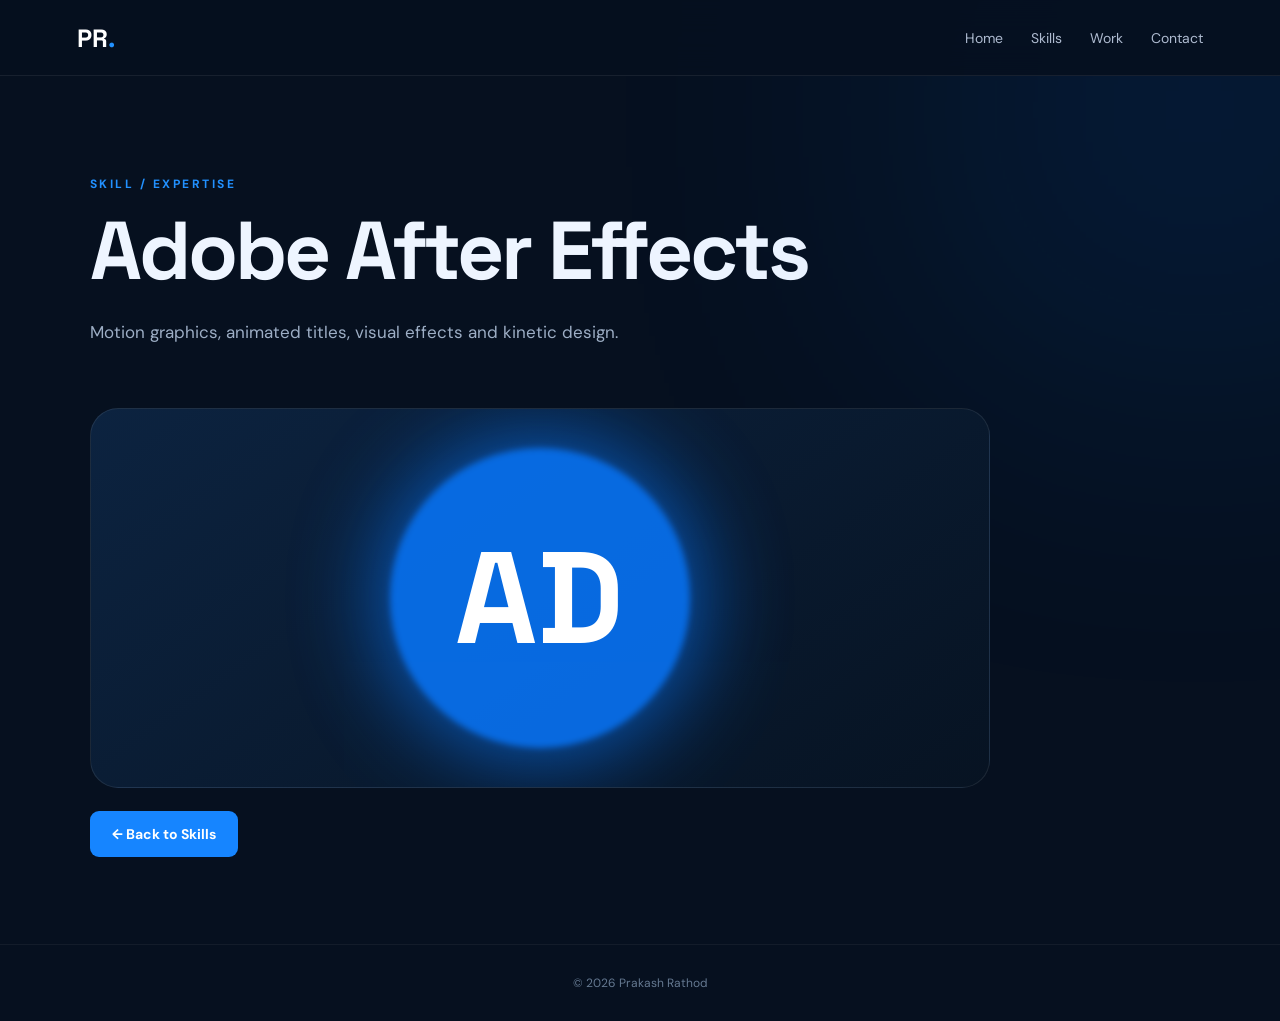
<file: skill-after-effects.html>
<!DOCTYPE html><html lang="en"><head><meta charset="UTF-8"><meta name="viewport" content="width=device-width,initial-scale=1.0"><title>Adobe After Effects | Prakash Rathod</title><link rel="stylesheet" href="style.css"></head><body><header class="nav"><a class="logo" href="index.html">PR<span>.</span></a><nav><a href="index.html">Home</a><a href="skills.html">Skills</a><a href="index.html#work">Work</a><a href="index.html#contact">Contact</a></nav></header><main class="page"><p class="eyebrow">SKILL / EXPERTISE</p><h1>Adobe After Effects</h1><p class="lead">Motion graphics, animated titles, visual effects and kinetic design.</p><div class="hero-card" style="max-width:900px;height:380px"><div class="orb"></div><div class="hero-mark">AD</div></div><div style="margin-top:35px"><a class="btn primary" href="skills.html">← Back to Skills</a></div></main><footer>© 2026 Prakash Rathod</footer></body></html>
</file>
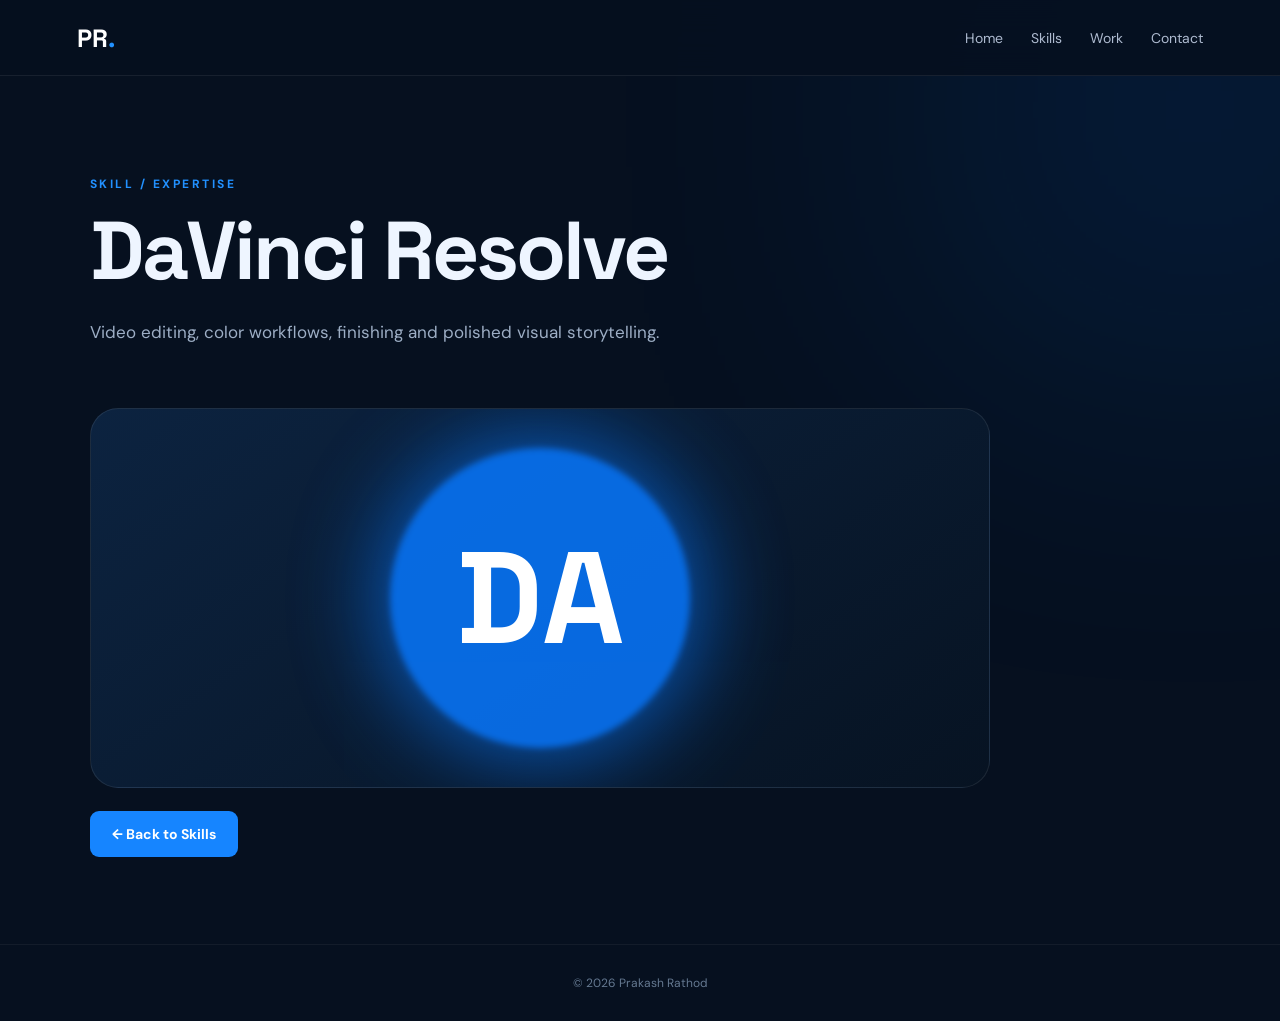
<file: skill-davinci.html>
<!DOCTYPE html><html lang="en"><head><meta charset="UTF-8"><meta name="viewport" content="width=device-width,initial-scale=1.0"><title>DaVinci Resolve | Prakash Rathod</title><link rel="stylesheet" href="style.css"></head><body><header class="nav"><a class="logo" href="index.html">PR<span>.</span></a><nav><a href="index.html">Home</a><a href="skills.html">Skills</a><a href="index.html#work">Work</a><a href="index.html#contact">Contact</a></nav></header><main class="page"><p class="eyebrow">SKILL / EXPERTISE</p><h1>DaVinci Resolve</h1><p class="lead">Video editing, color workflows, finishing and polished visual storytelling.</p><div class="hero-card" style="max-width:900px;height:380px"><div class="orb"></div><div class="hero-mark">DA</div></div><div style="margin-top:35px"><a class="btn primary" href="skills.html">← Back to Skills</a></div></main><footer>© 2026 Prakash Rathod</footer></body></html>
</file>
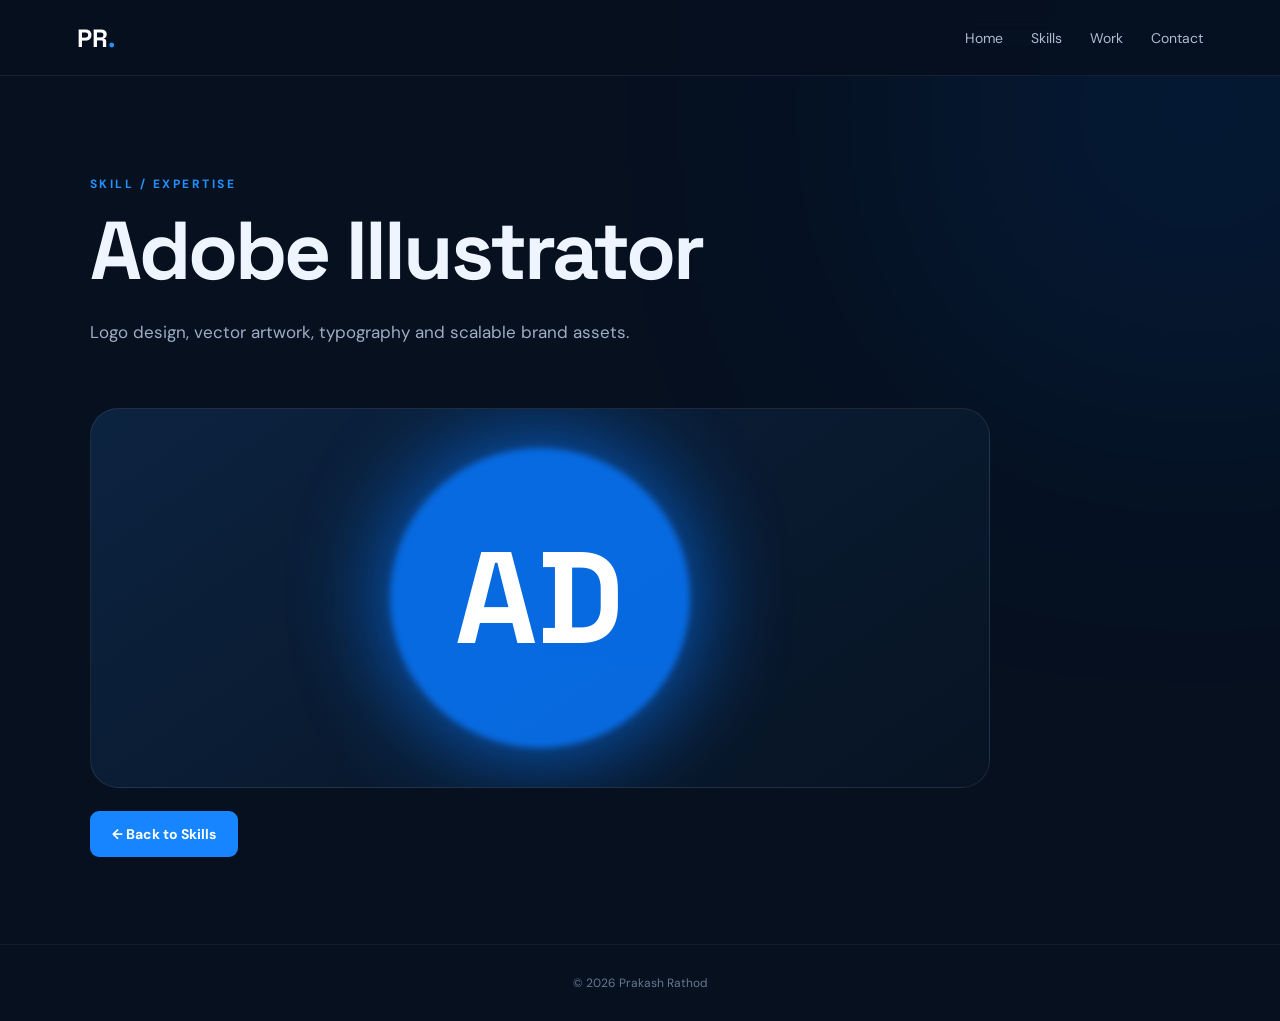
<file: skill-illustrator.html>
<!DOCTYPE html><html lang="en"><head><meta charset="UTF-8"><meta name="viewport" content="width=device-width,initial-scale=1.0"><title>Adobe Illustrator | Prakash Rathod</title><link rel="stylesheet" href="style.css"></head><body><header class="nav"><a class="logo" href="index.html">PR<span>.</span></a><nav><a href="index.html">Home</a><a href="skills.html">Skills</a><a href="index.html#work">Work</a><a href="index.html#contact">Contact</a></nav></header><main class="page"><p class="eyebrow">SKILL / EXPERTISE</p><h1>Adobe Illustrator</h1><p class="lead">Logo design, vector artwork, typography and scalable brand assets.</p><div class="hero-card" style="max-width:900px;height:380px"><div class="orb"></div><div class="hero-mark">AD</div></div><div style="margin-top:35px"><a class="btn primary" href="skills.html">← Back to Skills</a></div></main><footer>© 2026 Prakash Rathod</footer></body></html>
</file>
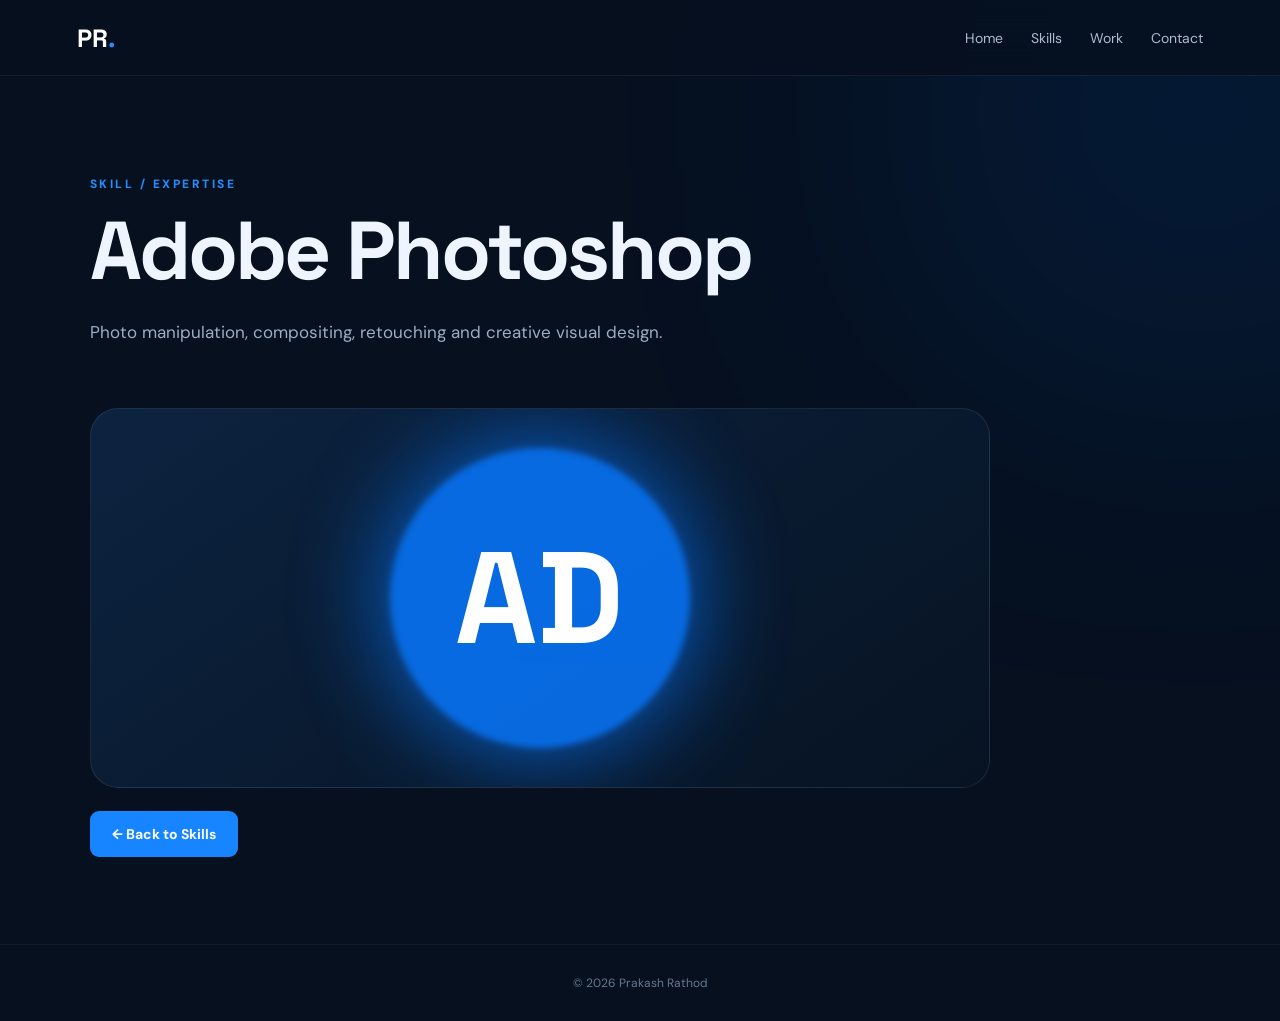
<file: skill-photoshop.html>
<!DOCTYPE html><html lang="en"><head><meta charset="UTF-8"><meta name="viewport" content="width=device-width,initial-scale=1.0"><title>Adobe Photoshop | Prakash Rathod</title><link rel="stylesheet" href="style.css"></head><body><header class="nav"><a class="logo" href="index.html">PR<span>.</span></a><nav><a href="index.html">Home</a><a href="skills.html">Skills</a><a href="index.html#work">Work</a><a href="index.html#contact">Contact</a></nav></header><main class="page"><p class="eyebrow">SKILL / EXPERTISE</p><h1>Adobe Photoshop</h1><p class="lead">Photo manipulation, compositing, retouching and creative visual design.</p><div class="hero-card" style="max-width:900px;height:380px"><div class="orb"></div><div class="hero-mark">AD</div></div><div style="margin-top:35px"><a class="btn primary" href="skills.html">← Back to Skills</a></div></main><footer>© 2026 Prakash Rathod</footer></body></html>
</file>
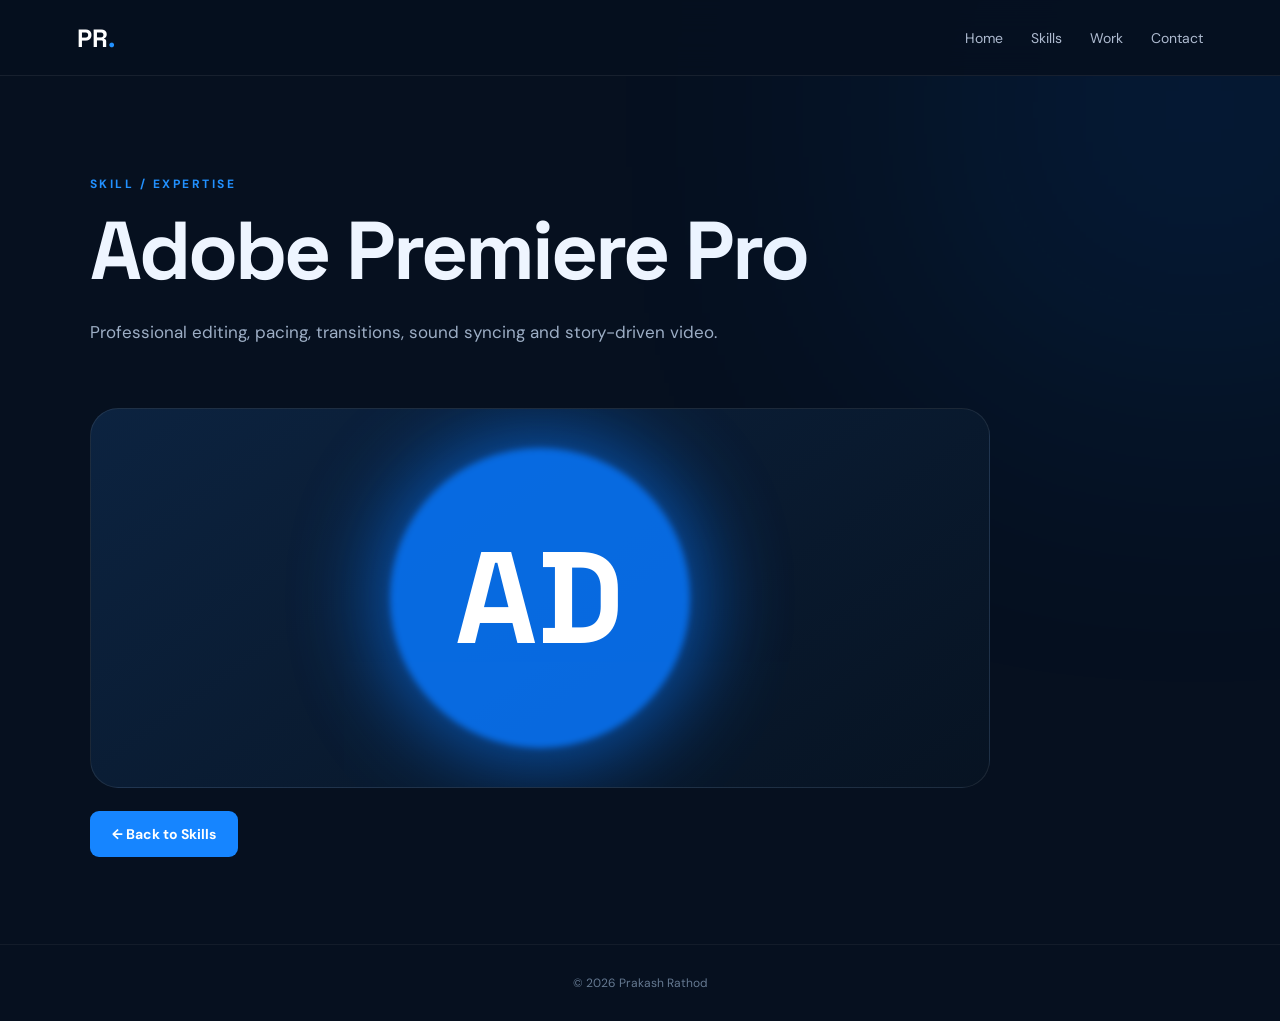
<file: skill-premiere.html>
<!DOCTYPE html><html lang="en"><head><meta charset="UTF-8"><meta name="viewport" content="width=device-width,initial-scale=1.0"><title>Adobe Premiere Pro | Prakash Rathod</title><link rel="stylesheet" href="style.css"></head><body><header class="nav"><a class="logo" href="index.html">PR<span>.</span></a><nav><a href="index.html">Home</a><a href="skills.html">Skills</a><a href="index.html#work">Work</a><a href="index.html#contact">Contact</a></nav></header><main class="page"><p class="eyebrow">SKILL / EXPERTISE</p><h1>Adobe Premiere Pro</h1><p class="lead">Professional editing, pacing, transitions, sound syncing and story-driven video.</p><div class="hero-card" style="max-width:900px;height:380px"><div class="orb"></div><div class="hero-mark">AD</div></div><div style="margin-top:35px"><a class="btn primary" href="skills.html">← Back to Skills</a></div></main><footer>© 2026 Prakash Rathod</footer></body></html>
</file>
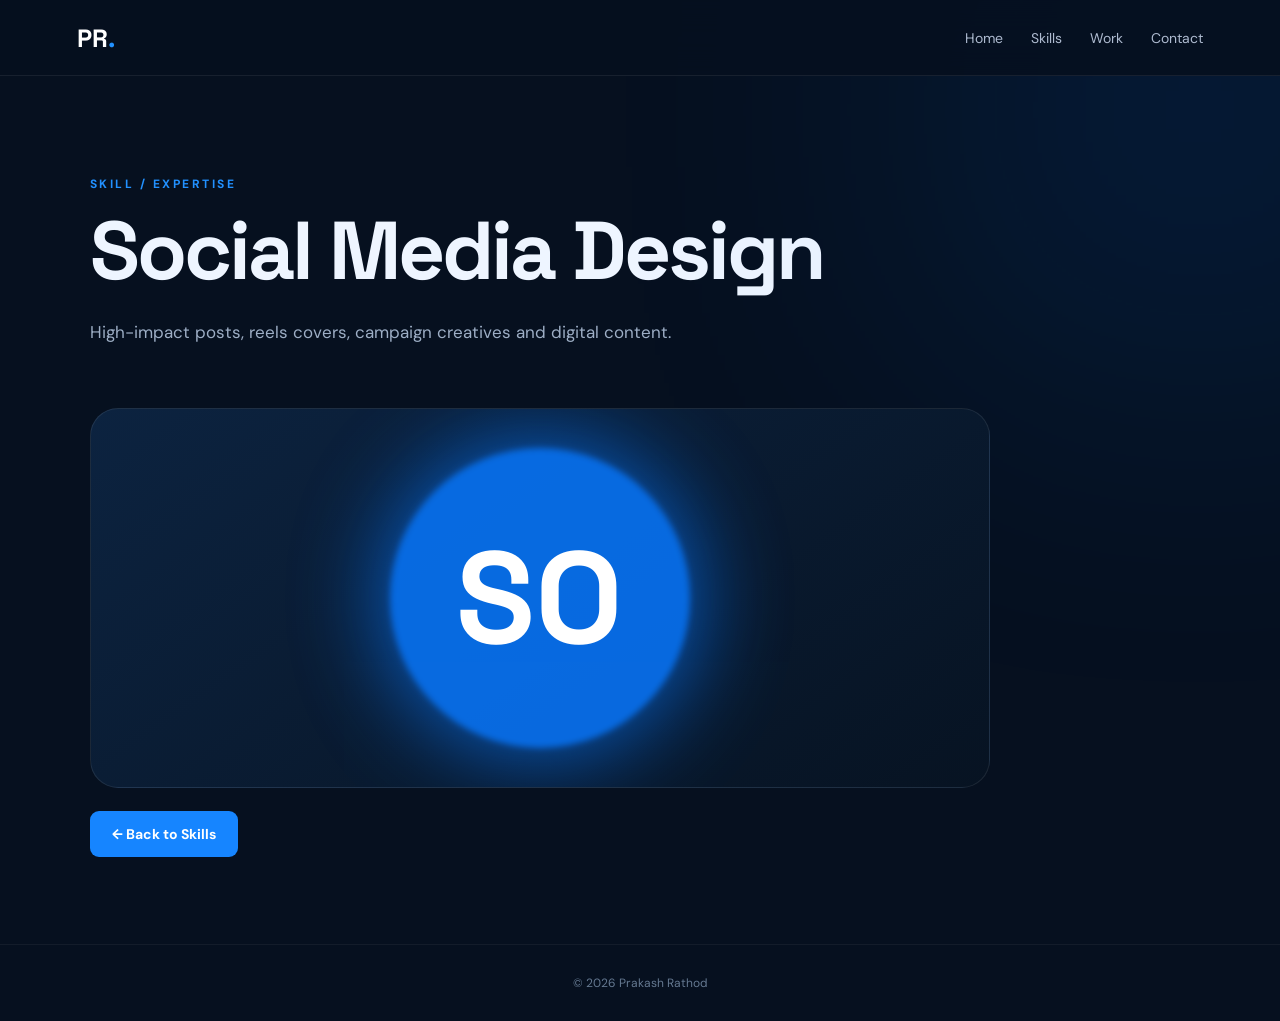
<file: skill-social.html>
<!DOCTYPE html><html lang="en"><head><meta charset="UTF-8"><meta name="viewport" content="width=device-width,initial-scale=1.0"><title>Social Media Design | Prakash Rathod</title><link rel="stylesheet" href="style.css"></head><body><header class="nav"><a class="logo" href="index.html">PR<span>.</span></a><nav><a href="index.html">Home</a><a href="skills.html">Skills</a><a href="index.html#work">Work</a><a href="index.html#contact">Contact</a></nav></header><main class="page"><p class="eyebrow">SKILL / EXPERTISE</p><h1>Social Media Design</h1><p class="lead">High-impact posts, reels covers, campaign creatives and digital content.</p><div class="hero-card" style="max-width:900px;height:380px"><div class="orb"></div><div class="hero-mark">SO</div></div><div style="margin-top:35px"><a class="btn primary" href="skills.html">← Back to Skills</a></div></main><footer>© 2026 Prakash Rathod</footer></body></html>
</file>
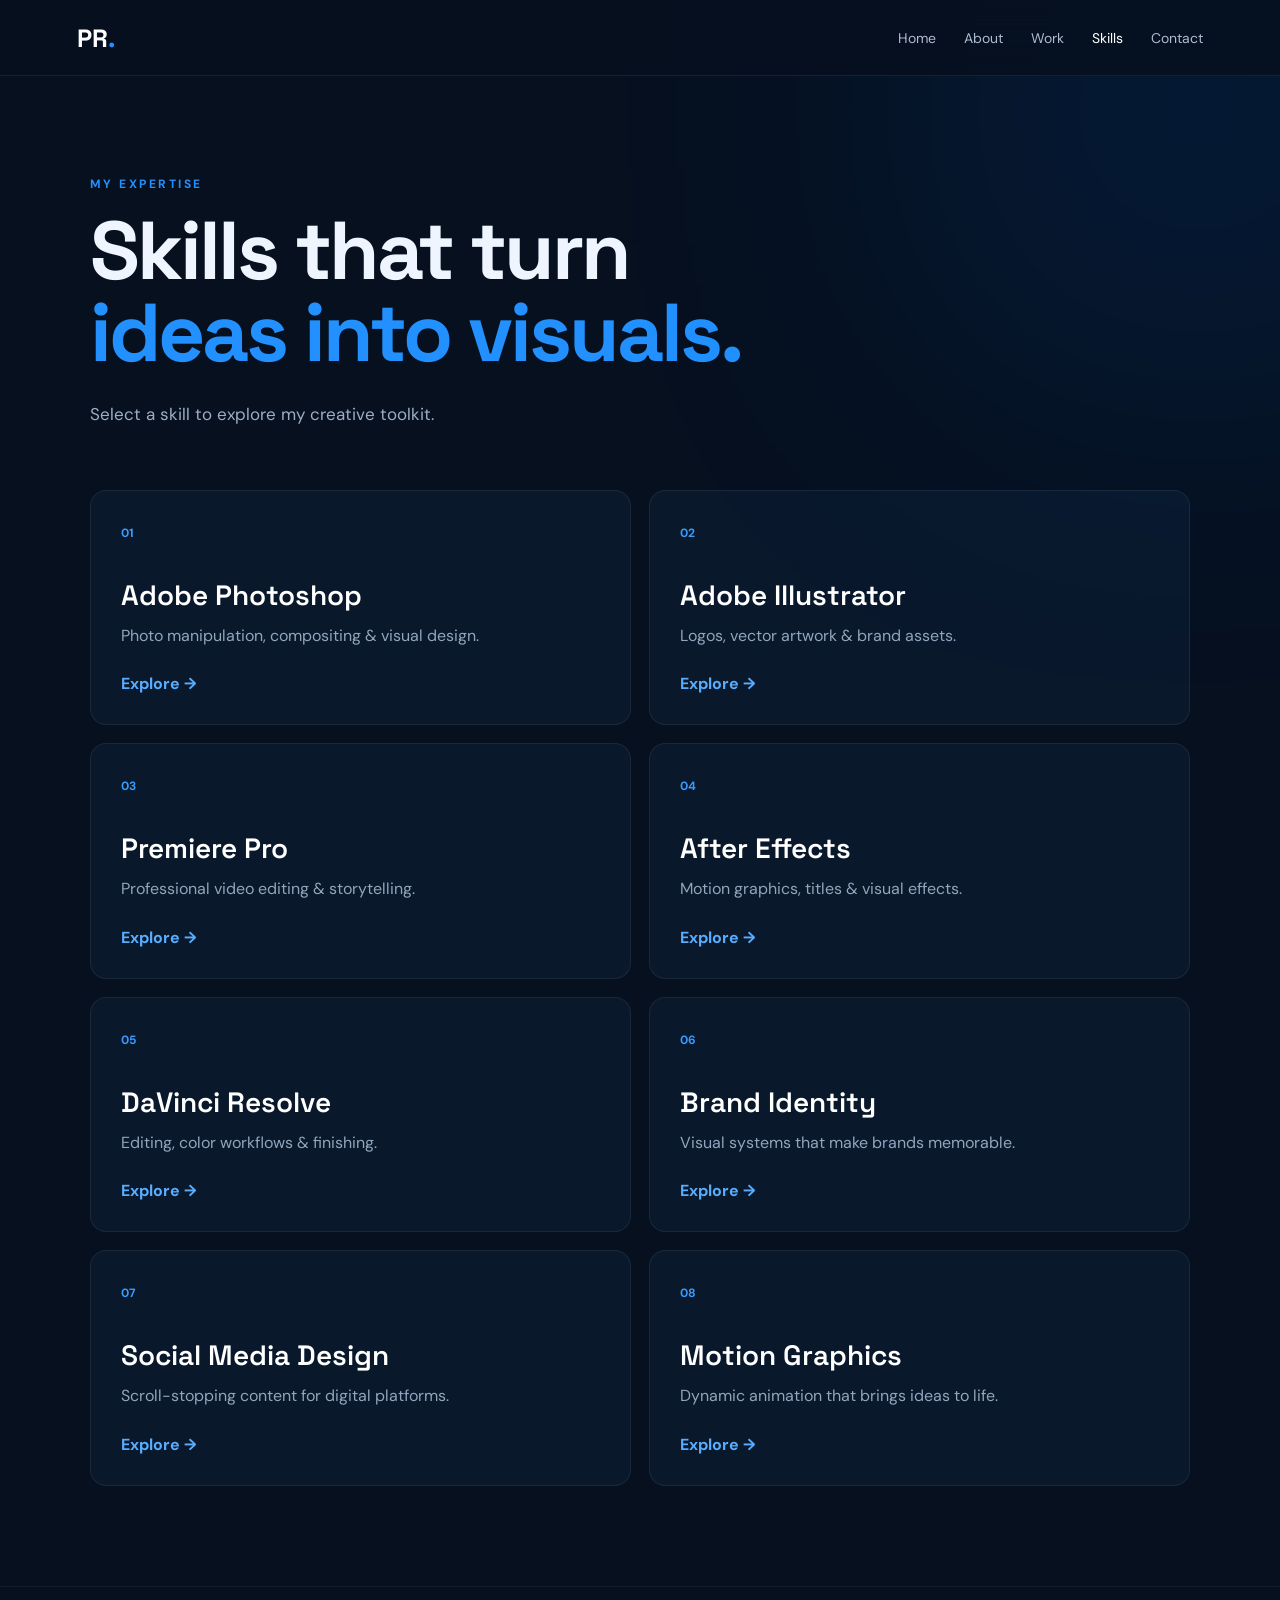
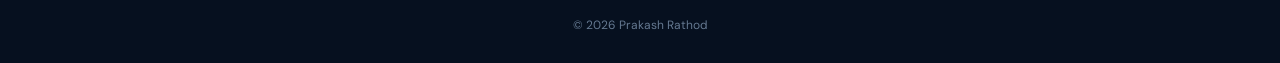
<file: skills.html>
<!DOCTYPE html>
<html lang="en"><head><meta charset="UTF-8"><meta name="viewport" content="width=device-width,initial-scale=1.0"><title>Skills | Prakash Rathod</title><link rel="stylesheet" href="style.css"></head>
<body><header class="nav"><a class="logo" href="index.html">PR<span>.</span></a><nav><a href="index.html">Home</a><a href="index.html#about">About</a><a href="index.html#work">Work</a><a class="active" href="skills.html">Skills</a><a href="index.html#contact">Contact</a></nav></header>
<main class="page"><p class="eyebrow">MY EXPERTISE</p><h1>Skills that turn<br><span>ideas into visuals.</span></h1><p class="lead">Select a skill to explore my creative toolkit.</p>
<div class="skill-grid">
<a href="skill-photoshop.html"><b>01</b><h2>Adobe Photoshop</h2><p>Photo manipulation, compositing & visual design.</p><span>Explore →</span></a>
<a href="skill-illustrator.html"><b>02</b><h2>Adobe Illustrator</h2><p>Logos, vector artwork & brand assets.</p><span>Explore →</span></a>
<a href="skill-premiere.html"><b>03</b><h2>Premiere Pro</h2><p>Professional video editing & storytelling.</p><span>Explore →</span></a>
<a href="skill-after-effects.html"><b>04</b><h2>After Effects</h2><p>Motion graphics, titles & visual effects.</p><span>Explore →</span></a>
<a href="skill-davinci.html"><b>05</b><h2>DaVinci Resolve</h2><p>Editing, color workflows & finishing.</p><span>Explore →</span></a>
<a href="skill-branding.html"><b>06</b><h2>Brand Identity</h2><p>Visual systems that make brands memorable.</p><span>Explore →</span></a>
<a href="skill-social.html"><b>07</b><h2>Social Media Design</h2><p>Scroll-stopping content for digital platforms.</p><span>Explore →</span></a>
<a href="skill-motion.html"><b>08</b><h2>Motion Graphics</h2><p>Dynamic animation that brings ideas to life.</p><span>Explore →</span></a>
</div></main><footer>© 2026 Prakash Rathod</footer></body></html>
</file>
<file: style.css>
@import url('https://fonts.googleapis.com/css2?family=DM+Sans:wght@400;500;600;700&family=Space+Grotesk:wght@500;600;700&display=swap');
*{box-sizing:border-box;margin:0;padding:0}html{scroll-behavior:smooth}body{background:#06101f;color:#eef5ff;font-family:"DM Sans",sans-serif;overflow-x:hidden}body:before{content:"";position:fixed;width:520px;height:520px;background:#0878ff;filter:blur(150px);opacity:.12;right:-180px;top:-150px;pointer-events:none}.nav{height:76px;display:flex;align-items:center;justify-content:space-between;padding:0 6%;border-bottom:1px solid #ffffff12;position:sticky;top:0;background:#06101fe8;backdrop-filter:blur(16px);z-index:5}.logo{font:700 25px "Space Grotesk";color:#fff;text-decoration:none}.logo span,.eyebrow, h1 span,h2 span{color:#2291ff}.nav nav{display:flex;gap:28px}.nav nav a{color:#aebbd0;text-decoration:none;font-size:14px}.nav nav a:hover,.nav nav a.active{color:#fff}.hero{min-height:calc(100vh - 76px);padding:9% 7%;display:grid;grid-template-columns:1.15fr .85fr;align-items:center;gap:7%}.eyebrow{font-size:12px;font-weight:700;letter-spacing:2.5px;margin-bottom:18px}.hero h1{font:700 clamp(48px,7vw,88px)/.95 "Space Grotesk";letter-spacing:-4px}.lead{color:#9daec5;max-width:650px;font-size:17px;line-height:1.8;margin:25px 0}.actions{display:flex;gap:12px}.btn{padding:14px 22px;border-radius:9px;text-decoration:none;font-weight:700;font-size:14px}.primary{background:#1685ff;color:white}.ghost{border:1px solid #ffffff20;color:white}.hero-card{height:450px;border:1px solid #ffffff16;border-radius:28px;background:linear-gradient(145deg,#0c2340,#071322);display:flex;align-items:center;justify-content:center;position:relative;overflow:hidden}.orb{position:absolute;width:300px;height:300px;border-radius:50%;background:#0878ff;filter:blur(3px);opacity:.85;box-shadow:0 0 100px #0878ff}.hero-mark{font:700 130px "Space Grotesk";z-index:1;color:#fff}.hero-card p{position:absolute;bottom:25px;left:28px;letter-spacing:3px;font-size:11px;line-height:1.6;color:#c9ddf7}.section{padding:110px 7%;border-top:1px solid #ffffff0d}.split{display:grid;grid-template-columns:1fr 1fr;gap:8%}.split h2,.section h2{font:600 clamp(36px,5vw,58px)/1.05 "Space Grotesk";letter-spacing:-2px}.split p:not(.eyebrow){color:#9daec5;font-size:18px;line-height:1.9}.section-head{display:flex;justify-content:space-between;align-items:end;margin-bottom:40px}.section-head>a{color:#69b5ff;text-decoration:none}.work-grid{display:grid;grid-template-columns:1.25fr 1fr;gap:18px}.work-card{background:#0a192c;border:1px solid #ffffff12;border-radius:18px;padding:18px;min-height:350px;display:flex;flex-direction:column;justify-content:space-between}.work-card.large{grid-row:span 2;min-height:720px}.placeholder{flex:1;display:grid;place-items:center;text-align:center;border-radius:12px;background:radial-gradient(circle at 50% 35%,#167eff66,#0a192c 55%);font:700 46px/1 "Space Grotesk";letter-spacing:-2px}.work-card small{color:#6485a8}.work-card h3{font:600 22px "Space Grotesk";margin-top:8px}.skill-pills{display:flex;flex-wrap:wrap;gap:12px}.skill-pills a{padding:16px 20px;border:1px solid #ffffff15;background:#0a192c;border-radius:10px;color:#dce9f8;text-decoration:none}.skill-pills a:hover{border-color:#1685ff;background:#0c2440}.contact{text-align:center;padding:140px 7%}.contact h2{font-size:clamp(42px,6vw,72px)}.contact-links{display:flex;justify-content:center;gap:15px;flex-wrap:wrap;margin-top:35px}.contact-links a{color:#fff;text-decoration:none;border:1px solid #ffffff18;padding:15px 20px;border-radius:10px;background:#0a192c}footer{text-align:center;padding:30px;color:#657991;border-top:1px solid #ffffff0d;font-size:12px}.page{padding:100px 7%;min-height:calc(100vh - 76px)}.page>h1{font:700 clamp(48px,7vw,82px)/1 "Space Grotesk";letter-spacing:-3px}.page>.lead{margin-bottom:60px}.skill-grid{display:grid;grid-template-columns:repeat(2,1fr);gap:18px}.skill-grid a{padding:30px;border:1px solid #ffffff12;border-radius:16px;background:#09182b;color:#fff;text-decoration:none;transition:.25s}.skill-grid a:hover{transform:translateY(-5px);border-color:#1685ff;background:#0c2139}.skill-grid b{color:#3a9bff;font-size:12px}.skill-grid h2{font:600 28px "Space Grotesk";margin:35px 0 10px}.skill-grid p{color:#91a5bd;line-height:1.6}.skill-grid span{display:block;margin-top:25px;color:#59adff;font-weight:700}@media(max-width:800px){.nav{padding:0 5%}.nav nav{gap:14px}.nav nav a:nth-child(2),.nav nav a:nth-child(3){display:none}.hero{grid-template-columns:1fr;padding-top:70px}.hero-card{height:300px}.split,.work-grid,.skill-grid{grid-template-columns:1fr}.work-card.large{min-height:400px}.section{padding:80px 6%}.page{padding:70px 6%}.section-head{align-items:start;gap:20px;flex-direction:column}.hero h1{letter-spacing:-2px}.lead{font-size:15px}.contact-links{flex-direction:column}.contact-links a{width:100%}}
</file>
